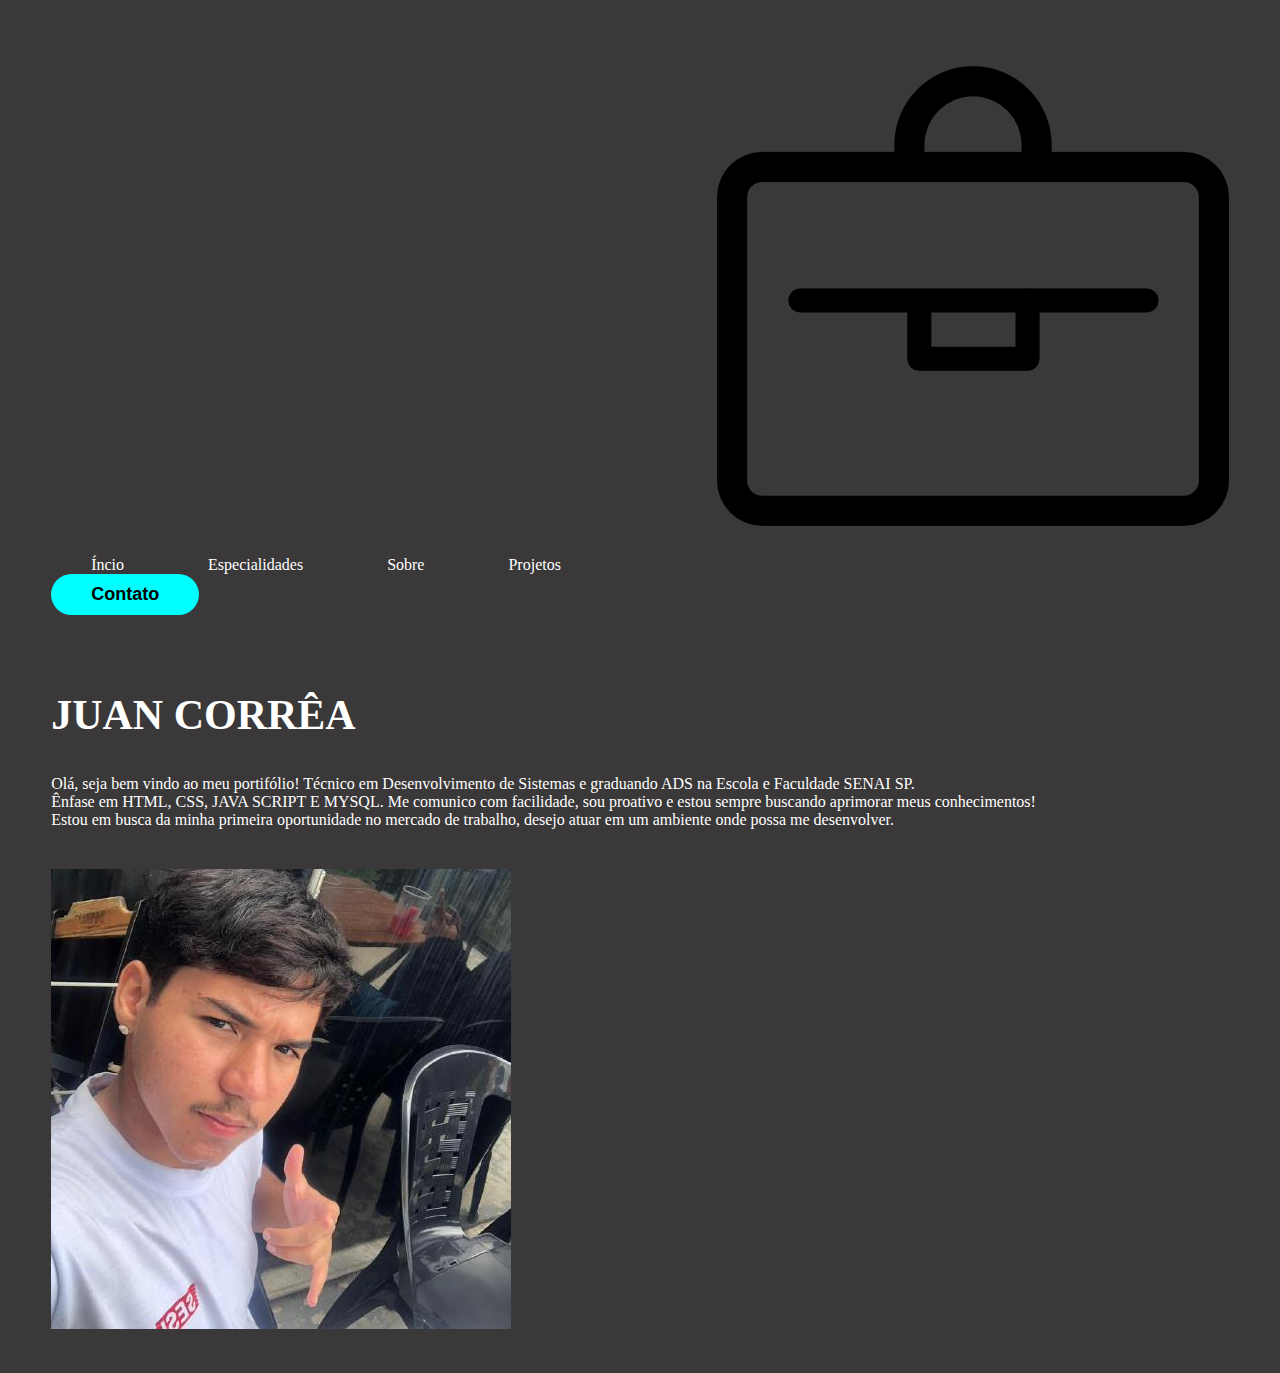
<file: HTML zip/HTML/index.html>
<!DOCTYPE html>
<html lang="pt-br">
<head>
    <meta charset="UTF-8">
    <meta name="viewport" content="width=device-width, initial-scale=1.0">
    <link rel="stylesheet" href="style.css">
    <title>Portifolio</title>
</head>
<body>
        <header>
            <div class="interface">
                <div class="logo"></div>
                    <a href="#">
                        <img src="img/logo1.png" alt="Logo Portifolio">
                    </a>
                </div><!--logo-->
            <nav class="menu-desktop">
                <ul>
                    <li><a href="#">Íncio</a></li>
                    <li><a href="#">Especialidades</a></li>
                    <li><a href="#">Sobre</a></li>
                    <li><a href="#">Projetos</a></li>
                </ul>
            </nav>
            <div class="contato">
                <a href="#">
                    <button>Contato</button>
                </a>
            </div><!--Contato-->
            </div><!--interface-->
        </header>

        <main>
            <section class="topo-do-site">
                <div class="interface">
                    <div class="flex">
                    <div class="txt-topo-site">
                        <h1>JUAN CORRÊA</h1>
                        <p>Olá, seja bem vindo ao meu portifólio!

                            Técnico em Desenvolvimento de Sistemas e graduando ADS na Escola e Faculdade SENAI SP.<br>
                            Ênfase em HTML, CSS, JAVA SCRIPT E MYSQL. 
                            Me comunico com facilidade, sou proativo e estou sempre buscando aprimorar meus conhecimentos! 
                            <br>Estou em busca da minha primeira oportunidade no mercado de trabalho, desejo atuar em um ambiente onde possa me desenvolver.</p>

                    <div class="img-topo-site">
                        <img src="img/foto.jpeg" alt="">

                    </div><!--img-topo-->
                    </div><!--txt-->
                    </div><!--flex-->
                </div><!--interface-->
            </section><!--Topo do site-->
        </main>
</body>
</html>
</file>
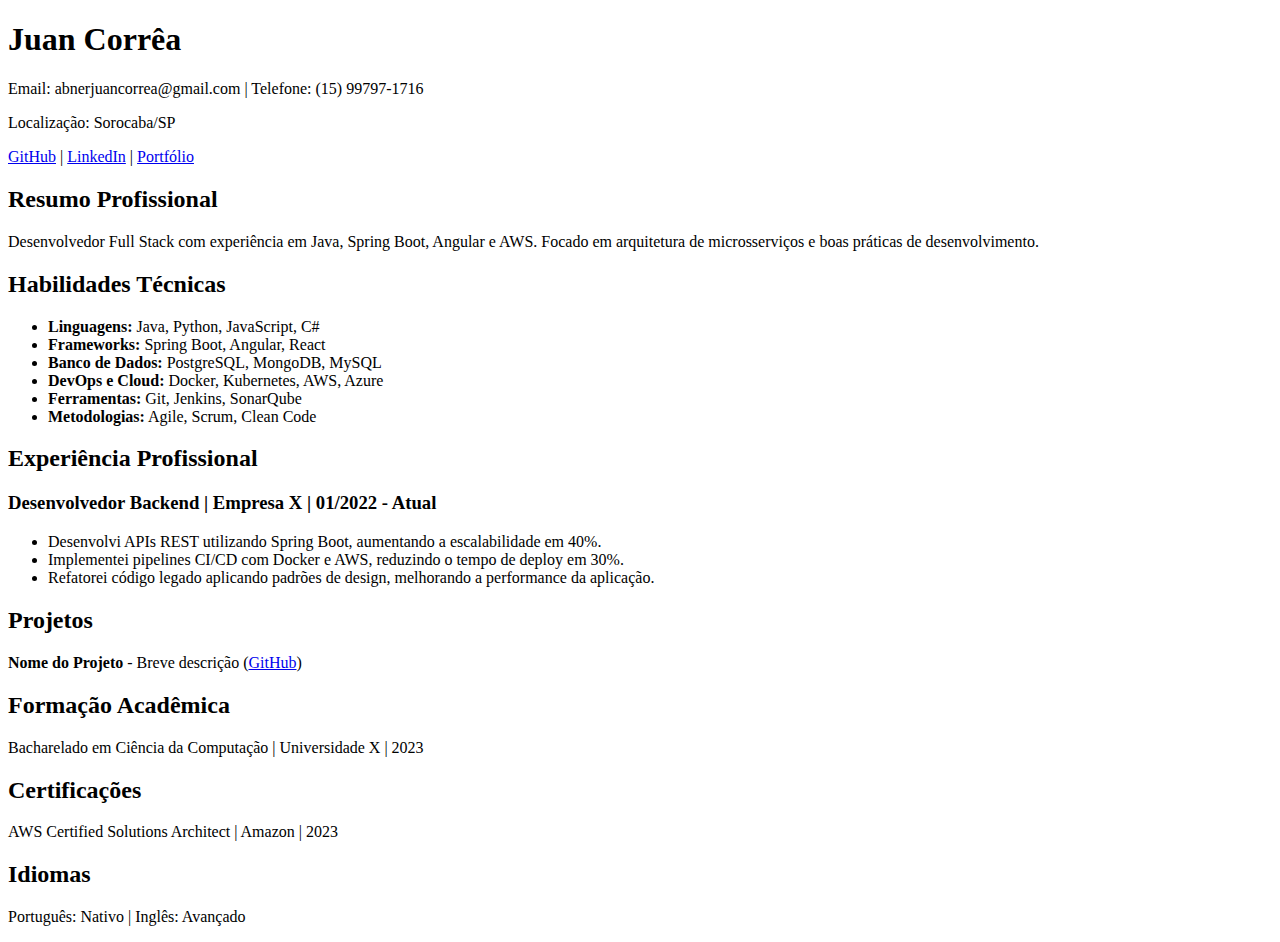
<file: MyCV.html>
<!DOCTYPE html>
<html lang="pt">
<head>
    <meta charset="UTF-8">
    <meta name="viewport" content="width=device-width, initial-scale=1.0">
    <title>Currículo - Juan Abner Corrêa</title>
</head>
<body>
    <section>
        <h1>Juan Corrêa</h1>
        <p>Email: abnerjuancorrea@gmail.com | Telefone: (15) 99797-1716</p>
        <p>Localização: Sorocaba/SP</p>
        <p><a href="https://github.com/JuanCorreea">GitHub</a> | <a href="https://www.linkedin.com/in/juan-corr%C3%AAa-5b84ab338/">LinkedIn</a> 
        | <a href="http://127.0.0.1:5501/HTML/index.html">Portfólio</a></p>
    </section>
    
    <section>
        <h2>Resumo Profissional</h2>
        <p>Desenvolvedor Full Stack com experiência em Java, Spring Boot, Angular e AWS. Focado em arquitetura de microsserviços e boas práticas de desenvolvimento.</p>
    </section>
    
    <section>
        <h2>Habilidades Técnicas</h2>
        <ul>
            <li><strong>Linguagens:</strong> Java, Python, JavaScript, C#</li>
            <li><strong>Frameworks:</strong> Spring Boot, Angular, React</li>
            <li><strong>Banco de Dados:</strong> PostgreSQL, MongoDB, MySQL</li>
            <li><strong>DevOps e Cloud:</strong> Docker, Kubernetes, AWS, Azure</li>
            <li><strong>Ferramentas:</strong> Git, Jenkins, SonarQube</li>
            <li><strong>Metodologias:</strong> Agile, Scrum, Clean Code</li>
        </ul>
    </section>
    
    <section>
        <h2>Experiência Profissional</h2>
        <h3>Desenvolvedor Backend | Empresa X | 01/2022 - Atual</h3>
        <ul>
            <li>Desenvolvi APIs REST utilizando Spring Boot, aumentando a escalabilidade em 40%.</li>
            <li>Implementei pipelines CI/CD com Docker e AWS, reduzindo o tempo de deploy em 30%.</li>
            <li>Refatorei código legado aplicando padrões de design, melhorando a performance da aplicação.</li>
        </ul>
    </section>
    
    <section>
        <h2>Projetos</h2>
        <p><strong>Nome do Projeto</strong> - Breve descrição (<a href="#">GitHub</a>)</p>
    </section>
    
    <section>
        <h2>Formação Acadêmica</h2>
        <p>Bacharelado em Ciência da Computação | Universidade X | 2023</p>
    </section>
    
    <section>
        <h2>Certificações</h2>
        <p>AWS Certified Solutions Architect | Amazon | 2023</p>
    </section>
    
    <section>
        <h2>Idiomas</h2>
        <p>Português: Nativo | Inglês: Avançado</p>
    </section>
</body>
</html>
</file>
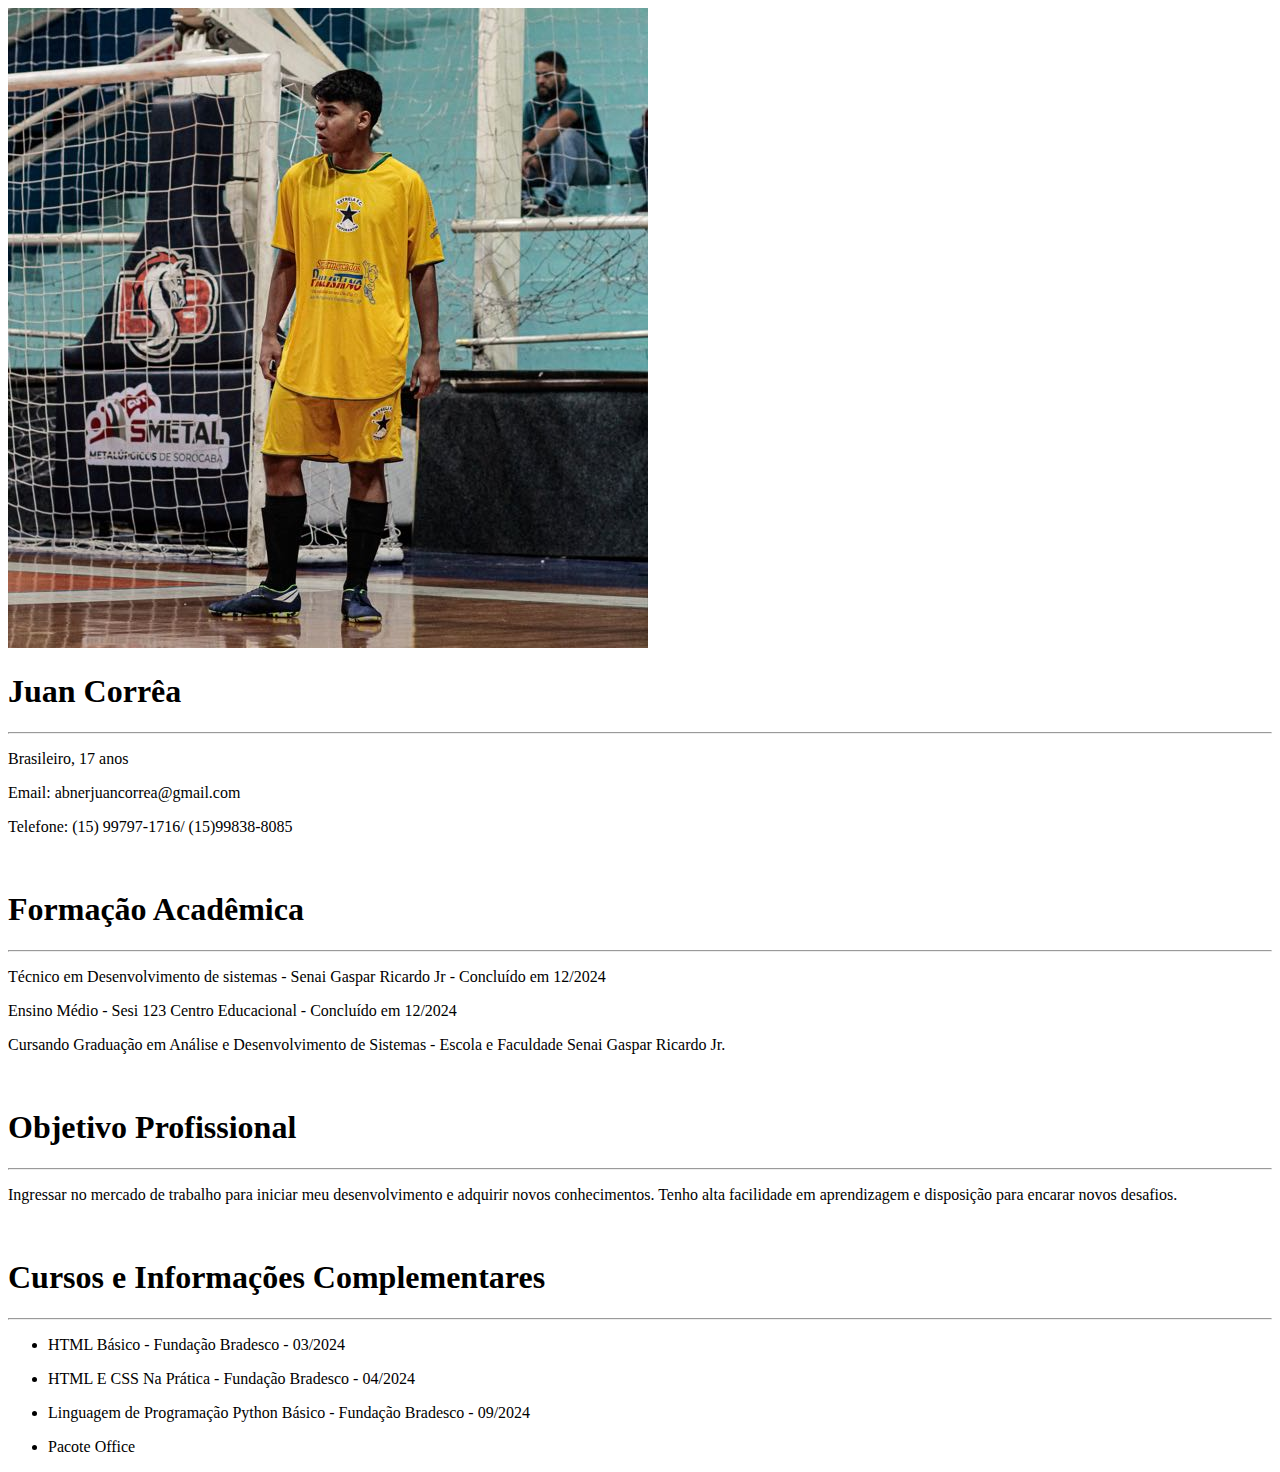
<file: Currículo/Cv.html>
<!DOCTYPE html>
<html lang="pt-BR">

<head>
    <meta charset="UTF-8">
    <meta name="viewport" content="width=device-width, initial-scale=1.0">
    <title>Currículo - Juan Corrêa</title>
        <img src="cv.jpg" alt="foto do currículo" style="right: 1000%;">
</head>
<body>

    <div class="container">
        <h1>Juan Corrêa</h1>
        <div class="contact-info"><hr>
            <p>Brasileiro, 17 anos</p>
            <p>Email: abnerjuancorrea@gmail.com</p>
            <p>Telefone: (15) 99797-1716/ (15)99838-8085</p><br>
        </div>

        <div class="section">
            <h1>Formação Acadêmica</h1><hr>
            <p>Técnico em Desenvolvimento de sistemas - Senai Gaspar Ricardo Jr - Concluído em 12/2024</p>
            <p>Ensino Médio - Sesi 123 Centro Educacional - Concluído em 12/2024</p>
            <p>Cursando Graduação em Análise e Desenvolvimento de Sistemas - Escola e Faculdade Senai Gaspar Ricardo Jr.</p><br>
        </div>

    <div class="section">
            <h1>Objetivo Profissional</h1><hr>
            <p>Ingressar no mercado de trabalho para iniciar meu desenvolvimento e adquirir novos conhecimentos. 
             Tenho alta facilidade em aprendizagem e disposição para encarar novos desafios. </p><br>
    </div>

        <div class="container">
            <h1>Cursos e Informações Complementares</h1><hr>
            <ul>
            <li>HTML Básico - Fundação Bradesco - 03/2024</p>
            <li>HTML E CSS Na Prática  - Fundação Bradesco - 04/2024</p>
            <li>Linguagem de Programação Python Básico - Fundação Bradesco - 09/2024</p>
            <li>Pacote Office</p>
        </ul>
</file>
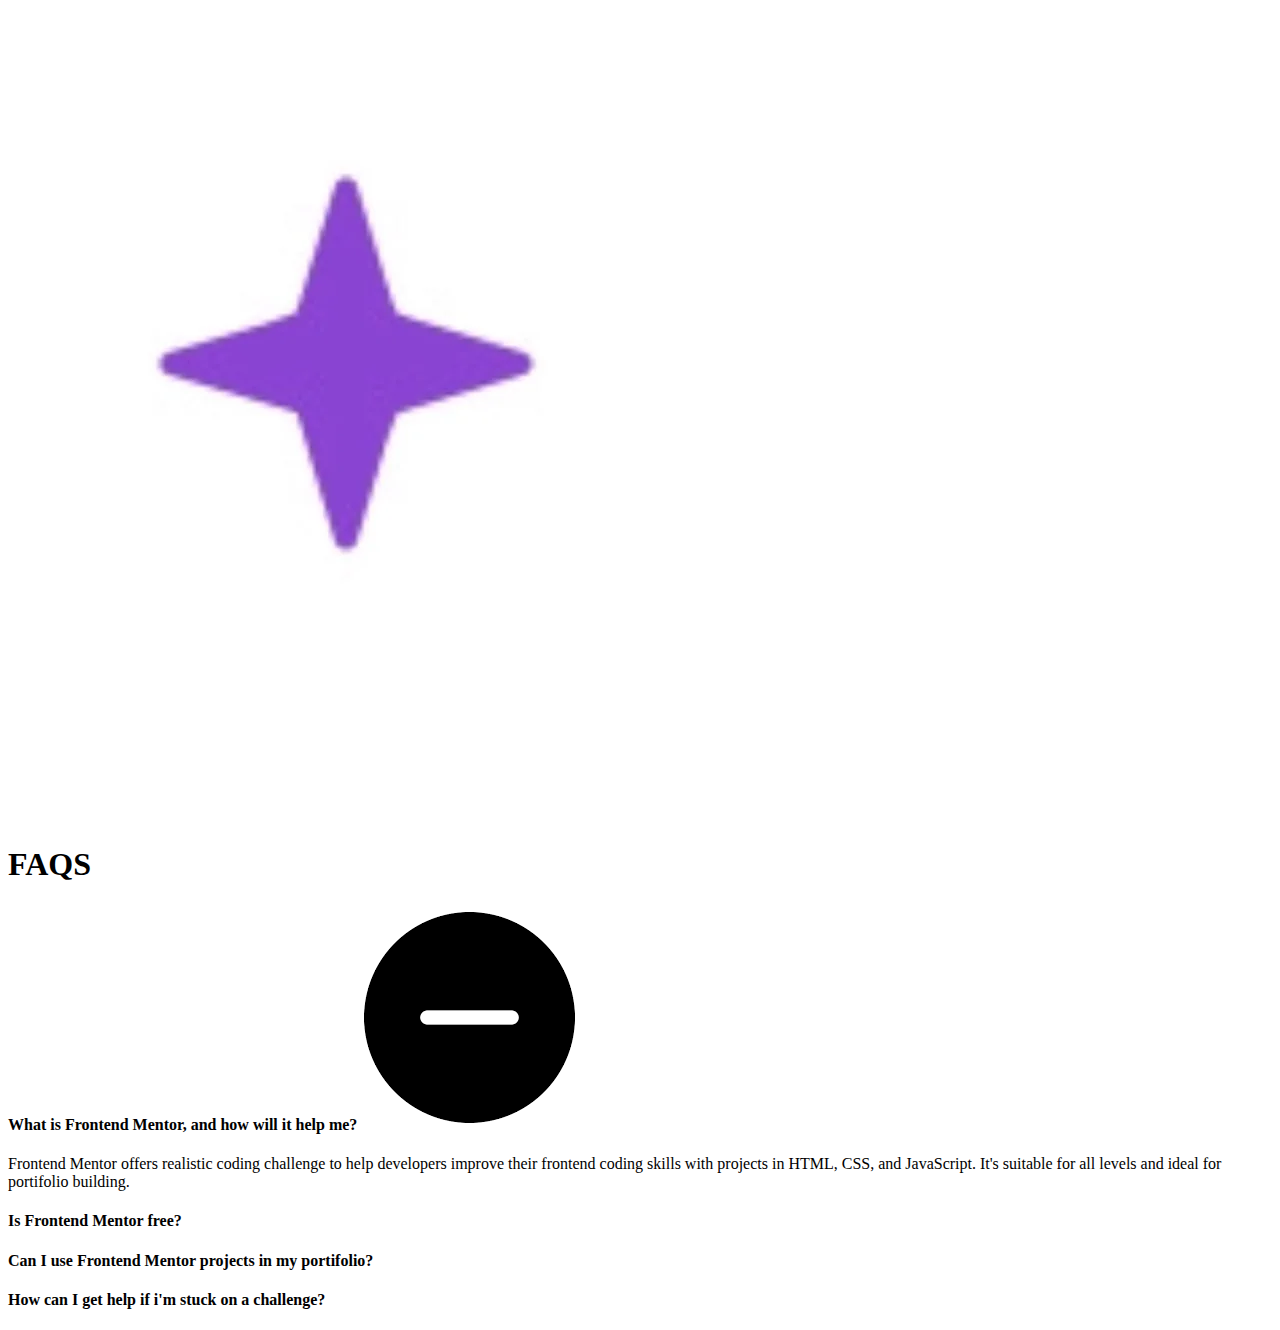
<file: FAQS/faqs.html>
<!DOCTYPE html>
<html lang="en">

<head>
    <meta charset="UTF-8">
    <meta name="viewport" content="width=device-width, initial-scale=1.0">
    <title>FAQS</title>
</head>

<body>
    <div class="title">
        <img src="img/titulo.webp" alt="titulo"><h1>
            FAQS
        </h1>
    </div>
    <div class="contaneir">
        <h4>What is Frontend Mentor, and how will it help me?<img src="img/img bola.png" alt="menos"></h4>
        <p>Frontend Mentor offers realistic coding challenge to help developers
            improve their frontend coding skills with projects in HTML, CSS, and
            JavaScript. It's suitable for all levels and ideal for portifolio
            building.</p>

        <h4>Is Frontend Mentor free?</h4>
        <h4>Can I use Frontend Mentor projects in my portifolio?</h4>
        <h4>How can I get help if i'm stuck on a challenge?</h4>
    </div>
</body>

</html>
</file>
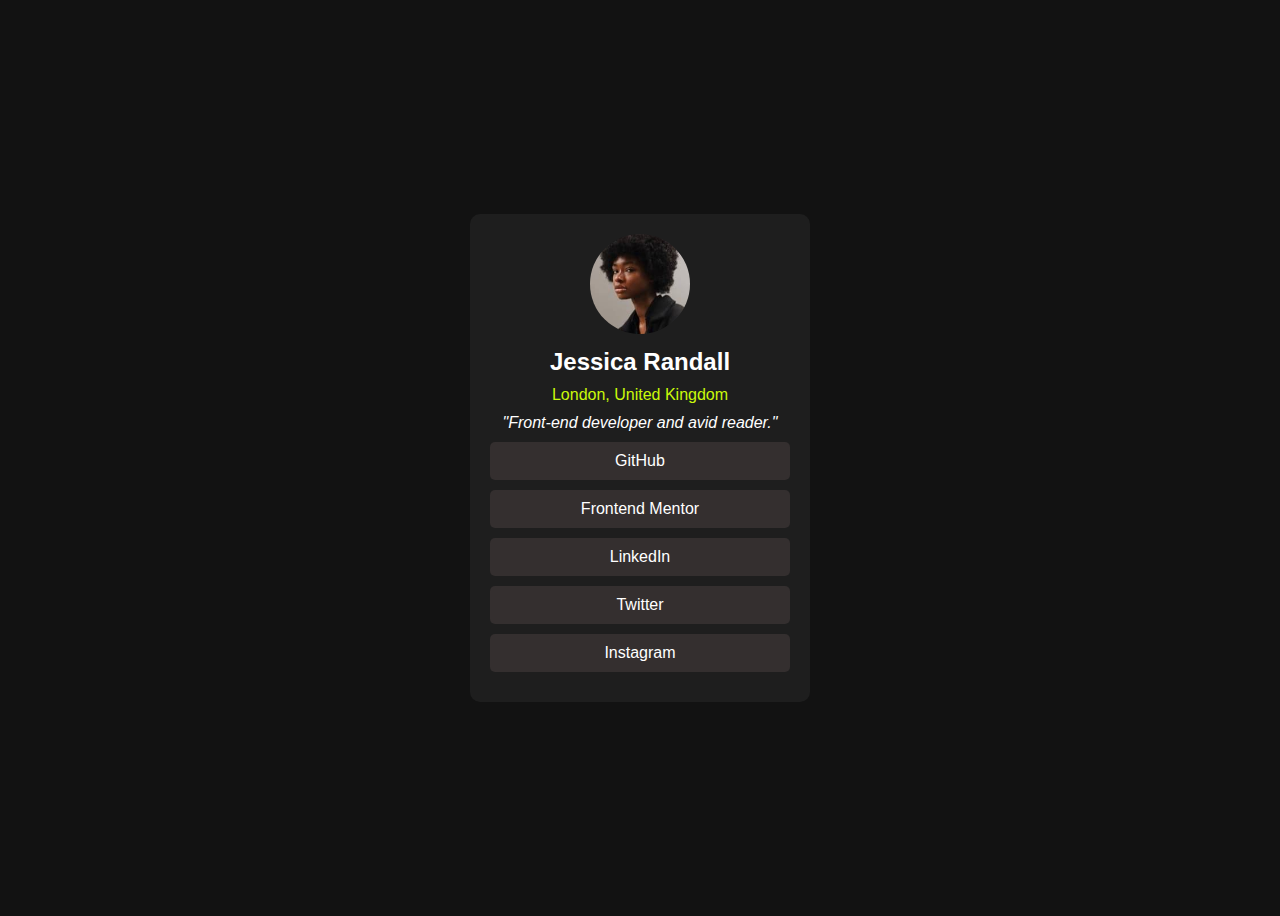
<file: Perfil/perfil.html>
<!DOCTYPE html>
<html lang="pt-BR">
<head>
    <meta charset="UTF-8">
    <meta name="viewport" content="width=device-width, initial-scale=1.0">
    <title>Perfil</title>
    <style>
        body {
            display: flex;
            justify-content: center;
            align-items: center;
            height: 100vh;
            background-color: #121212;
            color: #ffffff;
            font-family: Arial, sans-serif;
        }
        .card {
            background-color: #1e1e1e;
            border-radius: 10px;
            padding: 20px;
            text-align: center;
            width: 300px;
        }
        .profile-image {
            border-radius: 50%;
            width: 100px;
            height: 100px;
        }
        .name {
            font-size: 24px;
            font-weight: bold;
            margin: 10px 0;
        }
        .location {
            color: #caf90a;
        }
        .description {
            font-style: italic;
            margin: 10px 0;
        }
        .button {
            display: block;
            background-color: #342f2f;
            color: white;
            padding: 10px;
            margin: 10px 0;
            text-decoration: none;
            border-radius: 5px;
        }
        .button:hover {
            background-color: #5c59a1;
        }
    </style>
</head>
<body>
    <div class="card">
        <img src="img/perfil.jpg" alt="Profile Image" class="profile-image">
        <div class="name">Jessica Randall</div>
        <div class="location">London, United Kingdom</div>
        <div class="description">"Front-end developer and avid reader."</div>
        <a href="#" class="button">GitHub</a>
        <a href="#" class="button">Frontend Mentor</a>
        <a href="#" class="button">LinkedIn</a>
        <a href="#" class="button">Twitter</a>
        <a href="#" class="button">Instagram</a>
    </div>
</body>
</html>
</file>
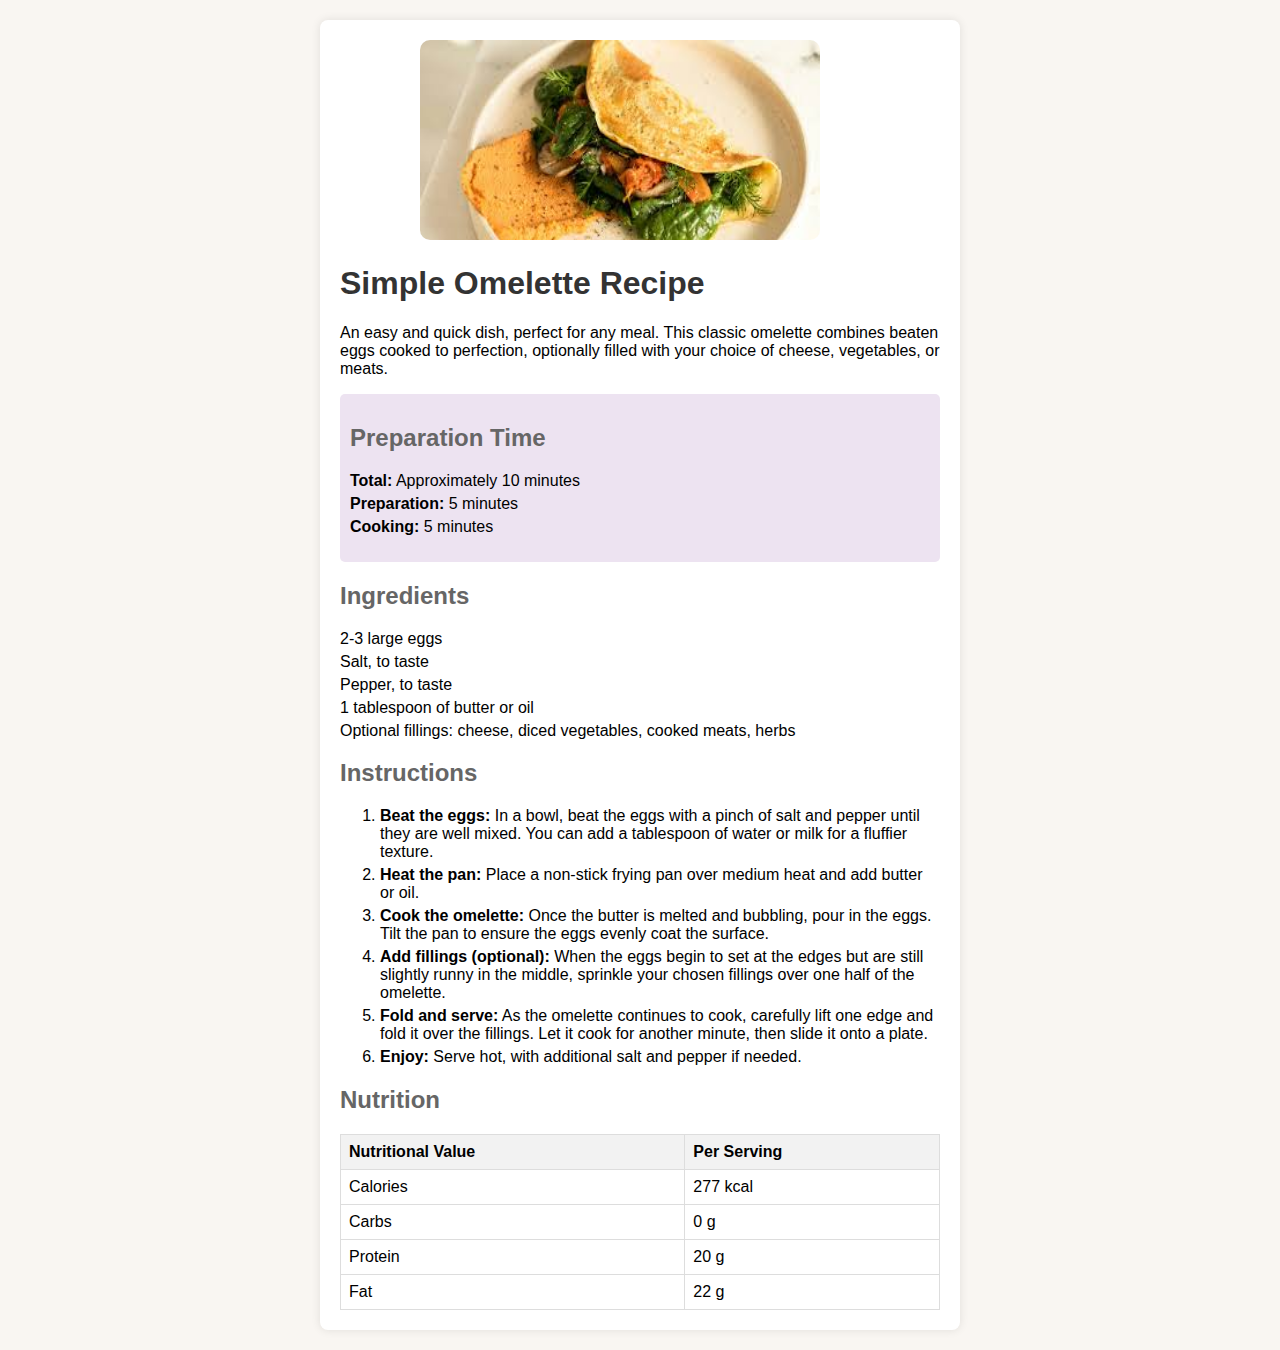
<file: Receita/receita.html>
<!DOCTYPE html>
<html lang="en">
<head>
    <meta charset="UTF-8">
    <meta name="viewport" content="width=device-width, initial-scale=1.0">
    <title>Simple Omelette Recipe</title>
    <style>
        img{
            text-align: center;
            width: 400px;
            height: 200px;
            border-radius: 10px;
            margin-left: 80px;
           
        }
        body {
            font-family: Arial, sans-serif;
            background-color: #f9f6f2;
            margin: 0;
            padding: 20px;
          
        }
        .container {
            max-width: 600px;
            margin: auto;
            background: white;
            padding: 20px;
            border-radius: 8px;
            box-shadow: 0 0 10px rgba(0, 0, 0, 0.1);
        }
        h1 {
            color: #333;
        }
        h2 {
            color: #666;
        }
        ul {
            list-style-type: none;
            padding: 0;
        }
        li {
            margin: 5px 0;
        }
        .prep-time {
            background-color: #ede3f1;
            padding: 10px;
            border-radius: 5px;
        }
        .nutrition-table {
            width: 100%;
            border-collapse: collapse;
            margin-top: 20px;
        }
        .nutrition-table th,
        .nutrition-table td {
            border: 1px solid #ddd;
            padding: 8px;
            text-align: left;
        }
        .nutrition-table th {
            background-color: #f2f2f2;
        }
    </style>
</head>
<body>

    

    <div class="container">
        <img src="img/omelete.jpg" alt="omelet">
        <h1>Simple Omelette Recipe</h1>
        <p>An easy and quick dish, perfect for any meal. This classic omelette combines beaten eggs cooked to perfection, optionally filled with your choice of cheese, vegetables, or meats.</p>
        
        <div class="prep-time">
            <h2>Preparation Time</h2>
            <ul>
                <li><strong>Total:</strong> Approximately 10 minutes</li>
                <li><strong>Preparation:</strong> 5 minutes</li>
                <li><strong>Cooking:</strong> 5 minutes</li>
            </ul>
        </div>
        
        <h2>Ingredients</h2>
        <ul>
            <li>2-3 large eggs</li>
            <li>Salt, to taste</li>
            <li>Pepper, to taste</li>
            <li>1 tablespoon of butter or oil</li>
            <li>Optional fillings: cheese, diced vegetables, cooked meats, herbs</li>
        </ul>
        
        <h2>Instructions</h2>
        <ol>
            <li><strong>Beat the eggs:</strong> In a bowl, beat the eggs with a pinch of salt and pepper until they are well mixed. You can add a tablespoon of water or milk for a fluffier texture.</li>
            <li><strong>Heat the pan:</strong> Place a non-stick frying pan over medium heat and add butter or oil.</li>
            <li><strong>Cook the omelette:</strong> Once the butter is melted and bubbling, pour in the eggs. Tilt the pan to ensure the eggs evenly coat the surface.</li>
            <li><strong>Add fillings (optional):</strong> When the eggs begin to set at the edges but are still slightly runny in the middle, sprinkle your chosen fillings over one half of the omelette.</li>
            <li><strong>Fold and serve:</strong> As the omelette continues to cook, carefully lift one edge and fold it over the fillings. Let it cook for another minute, then slide it onto a plate.</li>
            <li><strong>Enjoy:</strong> Serve hot, with additional salt and pepper if needed.</li>
        </ol>
        
        <h2>Nutrition</h2>
        <table class="nutrition-table">
            <tr>
                <th>Nutritional Value</th>
                <th>Per Serving</th>
            </tr>
            <tr>
                <td>Calories</td>
                <td>277 kcal</td>
            </tr>
            <tr>
                <td>Carbs</td>
                <td>0 g</td>
            </tr>
            <tr>
                <td>Protein</td>
                <td>20 g</td>
            </tr>
            <tr>
                <td>Fat</td>
                <td>22 g</td>
            </tr>
        </table>
    </div>
</body>
</html>
</file>
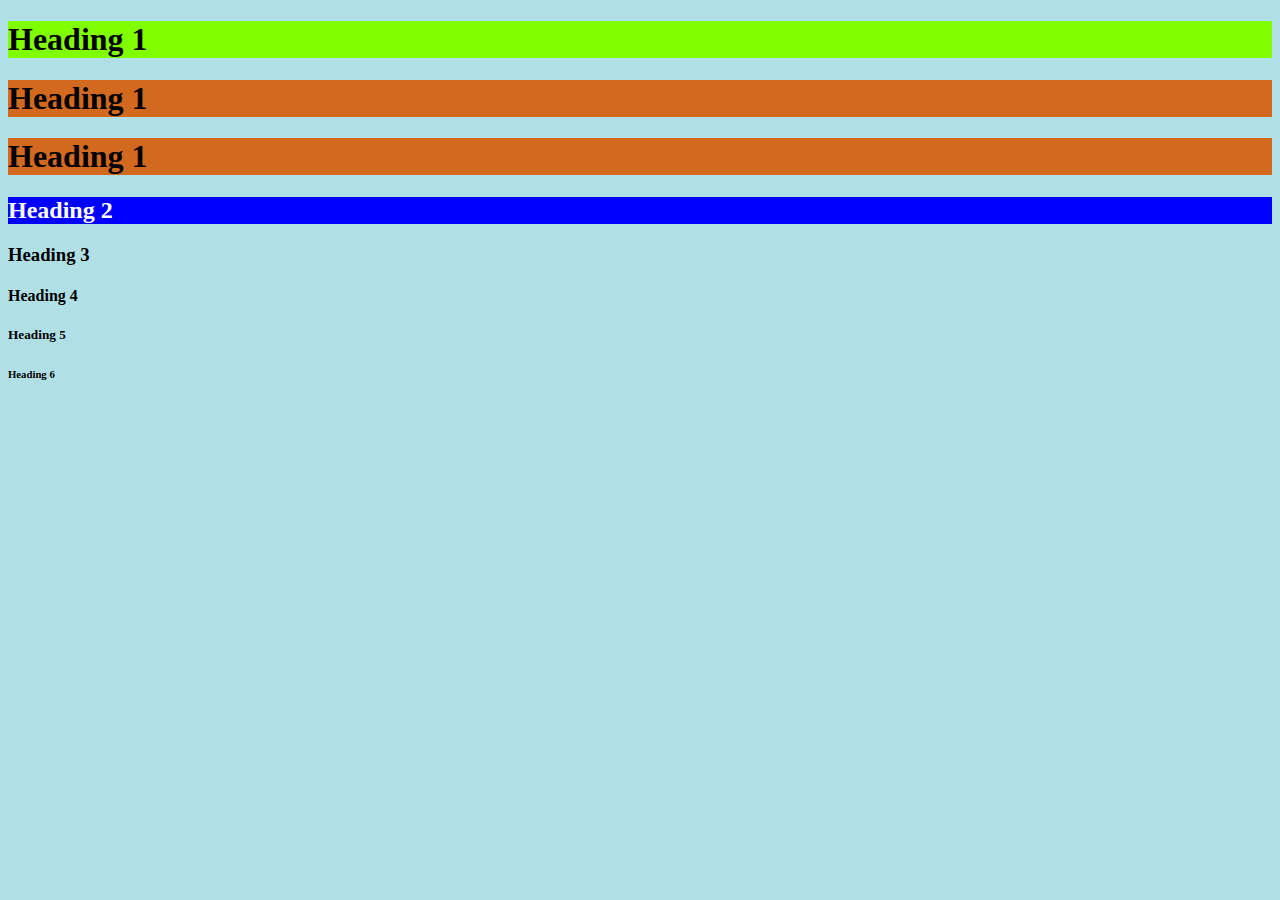
<file: Testes/style.html>
<!DOCTYPE html>
<html lang="en">
<head>
        <style>
        h1{
            background-color: chocolate;
        }
    </style>
    <meta charset="UTF-8">
    <meta name="viewport" content="width=device-width, initial-scale=1.0">
    <title>Document</title>
</head>
<body>
<body style="background-color:powderblue;">
<h1 style="background-color:chartreuse;">Heading 1</h1>
<h1>Heading 1</h1>
<h1>Heading 1</h1>

<h2 style="background-color: blue; color:white">Heading 2</h2>
<h3>Heading 3</h3>
<h4>Heading 4</h4>
<h5>Heading 5</h5>
<h6>Heading 6</h6>

</body>
</html>
</file>
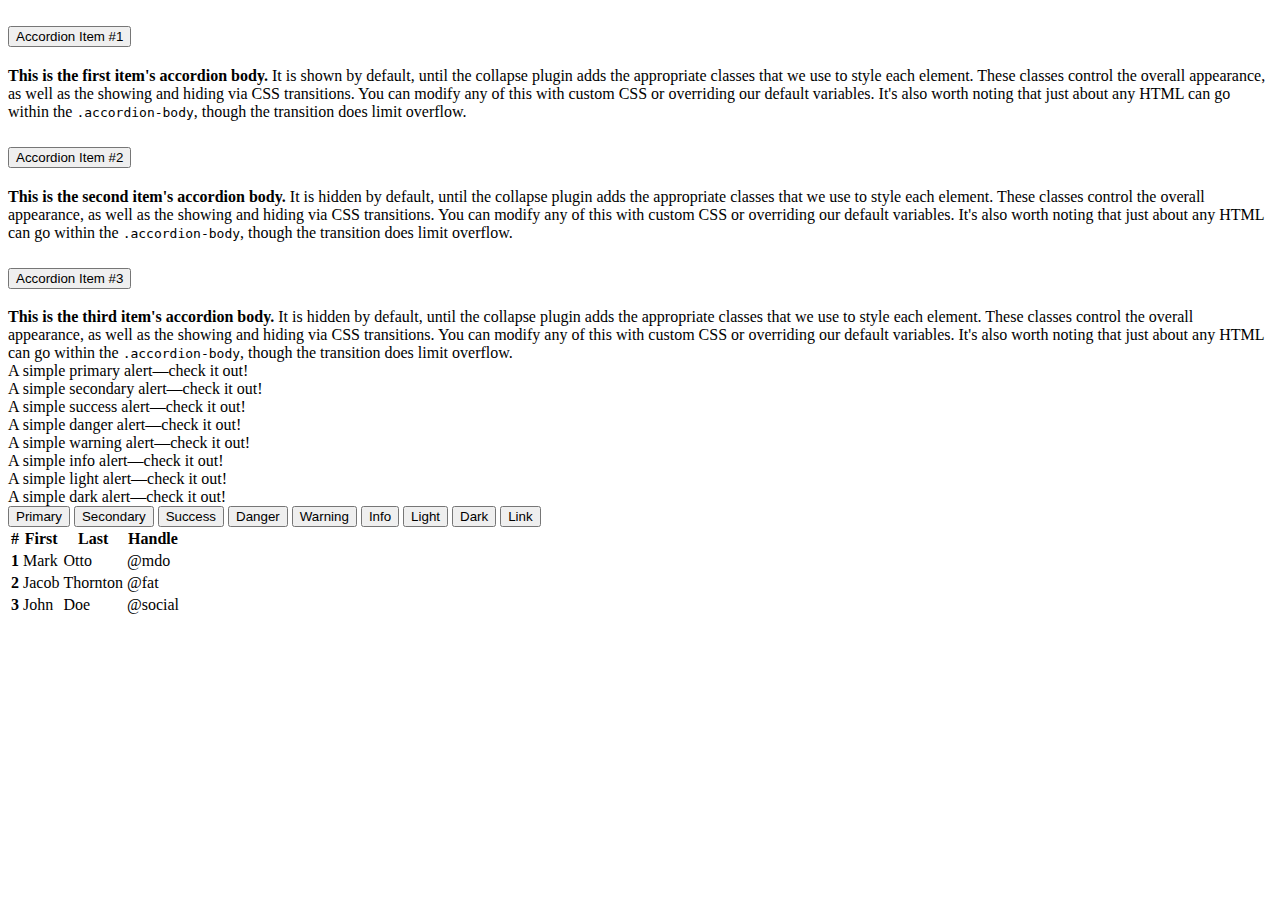
<file: BootStrap/Exemplos/Exemplo_01.html>
<!DOCTYPE html>
<html lang="en">

<head>
  <meta charset="UTF-8">
  <meta name="viewport" content="width=device-width, initial-scale=1.0">
  <title>Document</title>
  <link href="https://cdn.jsdelivr.net/npm/bootstrap@5.3.4/dist/css/bootstrap.min.css" rel="stylesheet"
    integrity="sha384-DQvkBjpPgn7RC31MCQoOeC9TI2kdqa4+BSgNMNj8v77fdC77Kj5zpWFTJaaAoMbC" crossorigin="anonymous">
</head>
</head>

<body>
  <script src="https://cdn.jsdelivr.net/npm/bootstrap@5.3.4/dist/js/bootstrap.bundle.min.js"
    integrity="sha384-YUe2LzesAfftltw+PEaao2tjU/QATaW/rOitAq67e0CT0Zi2VVRL0oC4+gAaeBKu"
    crossorigin="anonymous"></script>
  <div class="accordion" id="accordionExample">
    <div class="accordion-item">
      <h2 class="accordion-header">
        <button class="accordion-button" type="button" data-bs-toggle="collapse" data-bs-target="#collapseOne"
          aria-expanded="true" aria-controls="collapseOne">
          Accordion Item #1
        </button>
      </h2>
      <div id="collapseOne" class="accordion-collapse collapse show" data-bs-parent="#accordionExample">
        <div class="accordion-body">
          <strong>This is the first item's accordion body.</strong> It is shown by default, until the collapse plugin
          adds the appropriate classes that we use to style each element. These classes control the overall appearance,
          as well as the showing and hiding via CSS transitions. You can modify any of this with custom CSS or
          overriding our default variables. It's also worth noting that just about any HTML can go within the
          <code>.accordion-body</code>, though the transition does limit overflow.
        </div>
      </div>
    </div>
    <div class="accordion-item">
      <h2 class="accordion-header">
        <button class="accordion-button collapsed" type="button" data-bs-toggle="collapse" data-bs-target="#collapseTwo"
          aria-expanded="false" aria-controls="collapseTwo">
          Accordion Item #2
        </button>
      </h2>
      <div id="collapseTwo" class="accordion-collapse collapse" data-bs-parent="#accordionExample">
        <div class="accordion-body">
          <strong>This is the second item's accordion body.</strong> It is hidden by default, until the collapse plugin
          adds the appropriate classes that we use to style each element. These classes control the overall appearance,
          as well as the showing and hiding via CSS transitions. You can modify any of this with custom CSS or
          overriding our default variables. It's also worth noting that just about any HTML can go within the
          <code>.accordion-body</code>, though the transition does limit overflow.
        </div>
      </div>
    </div>
    <div class="accordion-item">
      <h2 class="accordion-header">
        <button class="accordion-button collapsed" type="button" data-bs-toggle="collapse"
          data-bs-target="#collapseThree" aria-expanded="false" aria-controls="collapseThree">
          Accordion Item #3
        </button>
      </h2>
      <div id="collapseThree" class="accordion-collapse collapse" data-bs-parent="#accordionExample">
        <div class="accordion-body">
          <strong>This is the third item's accordion body.</strong> It is hidden by default, until the collapse plugin
          adds the appropriate classes that we use to style each element. These classes control the overall appearance,
          as well as the showing and hiding via CSS transitions. You can modify any of this with custom CSS or
          overriding our default variables. It's also worth noting that just about any HTML can go within the
          <code>.accordion-body</code>, though the transition does limit overflow.
        </div>
      </div>
    </div>
  </div>
  <div class="alert alert-primary" role="alert">
    A simple primary alert—check it out!
  </div>
  <div class="alert alert-secondary" role="alert">
    A simple secondary alert—check it out!
  </div>
  <div class="alert alert-success" role="alert">
    A simple success alert—check it out!
  </div>
  <div class="alert alert-danger" role="alert">
    A simple danger alert—check it out!
  </div>
  <div class="alert alert-warning" role="alert">
    A simple warning alert—check it out!
  </div>
  <div class="alert alert-info" role="alert">
    A simple info alert—check it out!
  </div>
  <div class="alert alert-light" role="alert">
    A simple light alert—check it out!
  </div>
  <div class="alert alert-dark" role="alert">
    A simple dark alert—check it out!
  </div>
  <button type="button" class="btn btn-primary">Primary</button>
<button type="button" class="btn btn-secondary">Secondary</button>
<button type="button" class="btn btn-success">Success</button>
<button type="button" class="btn btn-danger">Danger</button>
<button type="button" class="btn btn-warning">Warning</button>
<button type="button" class="btn btn-info">Info</button>
<button type="button" class="btn btn-light">Light</button>
<button type="button" class="btn btn-dark">Dark</button>

<button type="button" class="btn btn-link">Link</button>
<table class="table">
  <thead>
    <tr>
      <th scope="col">#</th>
      <th scope="col">First</th>
      <th scope="col">Last</th>
      <th scope="col">Handle</th>
    </tr>
  </thead>
  <tbody>
    <tr>
      <th scope="row">1</th>
      <td>Mark</td>
      <td>Otto</td>
      <td>@mdo</td>
    </tr>
    <tr>
      <th scope="row">2</th>
      <td>Jacob</td>
      <td>Thornton</td>
      <td>@fat</td>
    </tr>
    <tr>
      <th scope="row">3</th>
      <td>John</td>
      <td>Doe</td>
      <td>@social</td>
    </tr>
  </tbody>
</table>
</body>

</html>
</file>
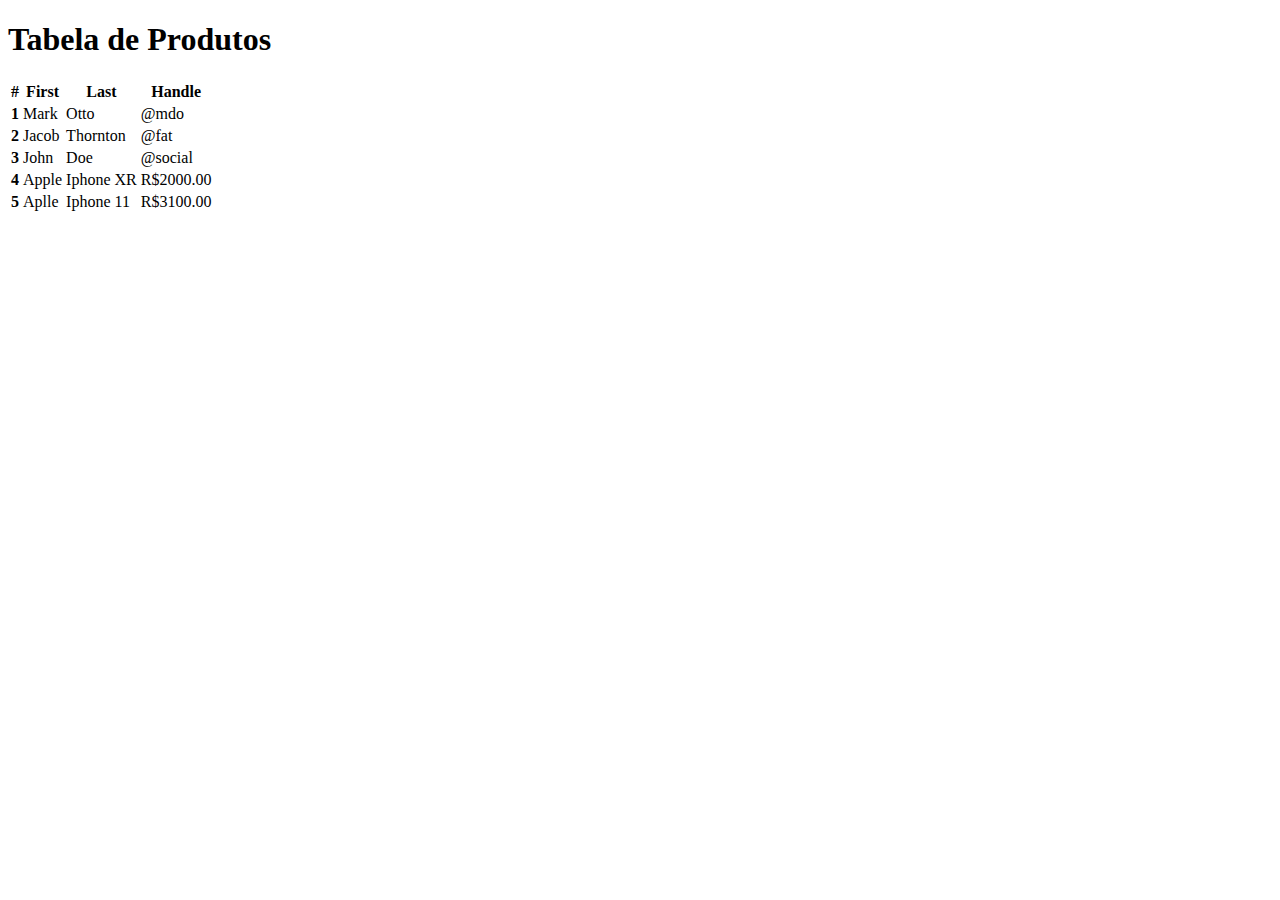
<file: BootStrap/Exemplos/Exemplo_02.html>
<!DOCTYPE html>
<html lang="en">

<head>
  <meta charset="UTF-8">
  <meta name="viewport" content="width=device-width, initial-scale=1.0">
  <title>Document</title>
  <link href="https://cdn.jsdelivr.net/npm/bootstrap@5.3.4/dist/css/bootstrap.min.css" rel="stylesheet"
    integrity="sha384-DQvkBjpPgn7RC31MCQoOeC9TI2kdqa4+BSgNMNj8v77fdC77Kj5zpWFTJaaAoMbC" crossorigin="anonymous">
</head>
</head>

<body>
  <script src="https://cdn.jsdelivr.net/npm/bootstrap@5.3.4/dist/js/bootstrap.bundle.min.js"
    integrity="sha384-YUe2LzesAfftltw+PEaao2tjU/QATaW/rOitAq67e0CT0Zi2VVRL0oC4+gAaeBKu"
    crossorigin="anonymous"></script>

  <div class="container">
    <div class="text-center bg-primary text-light p-4">
      <h1>Tabela de Produtos</h1>
    </div>
  </div>
  <table class="table">
    <thead>
      <tr>
        <th scope="col">#</th>
        <th scope="col">First</th>
        <th scope="col">Last</th>
        <th scope="col">Handle</th>
      </tr>
    </thead>
    <tbody>
      <tr>
        <th scope="row">1</th>
        <td>Mark</td>
        <td>Otto</td>
        <td>@mdo</td>
      </tr>
      <tr>
        <th scope="row">2</th>
        <td>Jacob</td>
        <td>Thornton</td>
        <td>@fat</td>
      </tr>
      <tr>
        <th scope="row">3</th>
        <td>John</td>
        <td>Doe</td>
        <td>@social</td>
      </tr>
      <th scope="row">4</th>
        <td>Apple</td>
        <td>Iphone XR</td>
        <td>R$2000.00</td>
      </tr>
      <th scope="row">5</th>
        <td>Aplle</td>
        <td>Iphone 11</td>
        <td>R$3100.00</td>
      </tr>
    </tbody>
  </table>
     

</body>

</html>
</file>
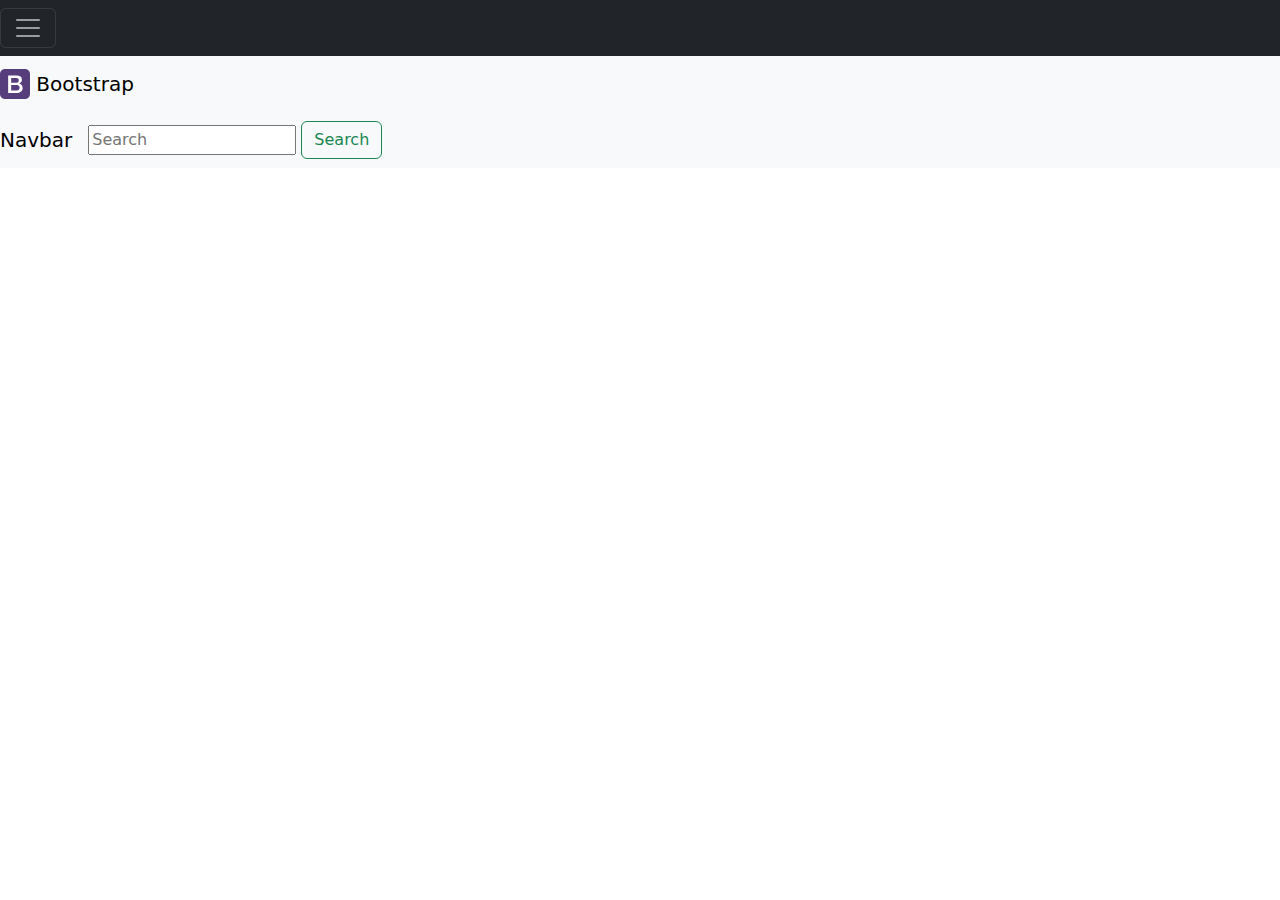
<file: BootStrap/Exercicios/Exercicio_03.html>
<!DOCTYPE html>
<html lang="pt-br">

<head>
    <meta charset="UTF-8" />
    <meta name="viewport" content="width=device-width, initial-scale=1.0" />
    <title>Exemplo de Navbar</title>

    <link href="https://cdn.jsdelivr.net/npm/bootstrap@5.3.4/dist/css/bootstrap.min.css" rel="stylesheet" />
</head>

<body>
           
    <div class="pos-f-t">
        <div class="collapse" id="navbarToggleExternalContent">
          <div class="bg-dark p-4">
            <h4 class="text-white">Collapsed content</h4>
            <span class="text-muted">Toggleable via the navbar brand.</span>
          </div>
        </div>
        <nav class="navbar navbar-dark bg-dark">
          <button class="navbar-toggler" type="button" data-toggle="collapse" data-target="#navbarToggleExternalContent" aria-controls="navbarToggleExternalContent" aria-expanded="false" aria-label="Toggle navigation">
            <span class="navbar-toggler-icon"></span>
          </button>
        </nav>
      </div>


    <!-- Image and text -->
        <nav class="navbar navbar-light bg-light">
    <a class="navbar-brand" href="#">
      <img src="img/bootstrap.svg" width="30" height="30" class="d-inline-block align-top" alt="">
      Bootstrap
    </a>
        </nav>

        <nav class="navbar navbar-expand-lg navbar-light bg-light">
            <button class="navbar-toggler" type="button" data-toggle="collapse" data-target="#navbarTogglerDemo03" aria-controls="navbarTogglerDemo03" aria-expanded="false" aria-label="Toggle navigation">
              <span class="navbar-toggler-icon"></span>
            </button>
            <a class="navbar-brand" href="#">Navbar</a>
            <form class="form-inline">
              <input text="display: flex;" type="search" placeholder="Search">
              <button class="btn btn-outline-success" type="submit">Search</button>
            </form>
          </nav>

</body>

</html>
</file>
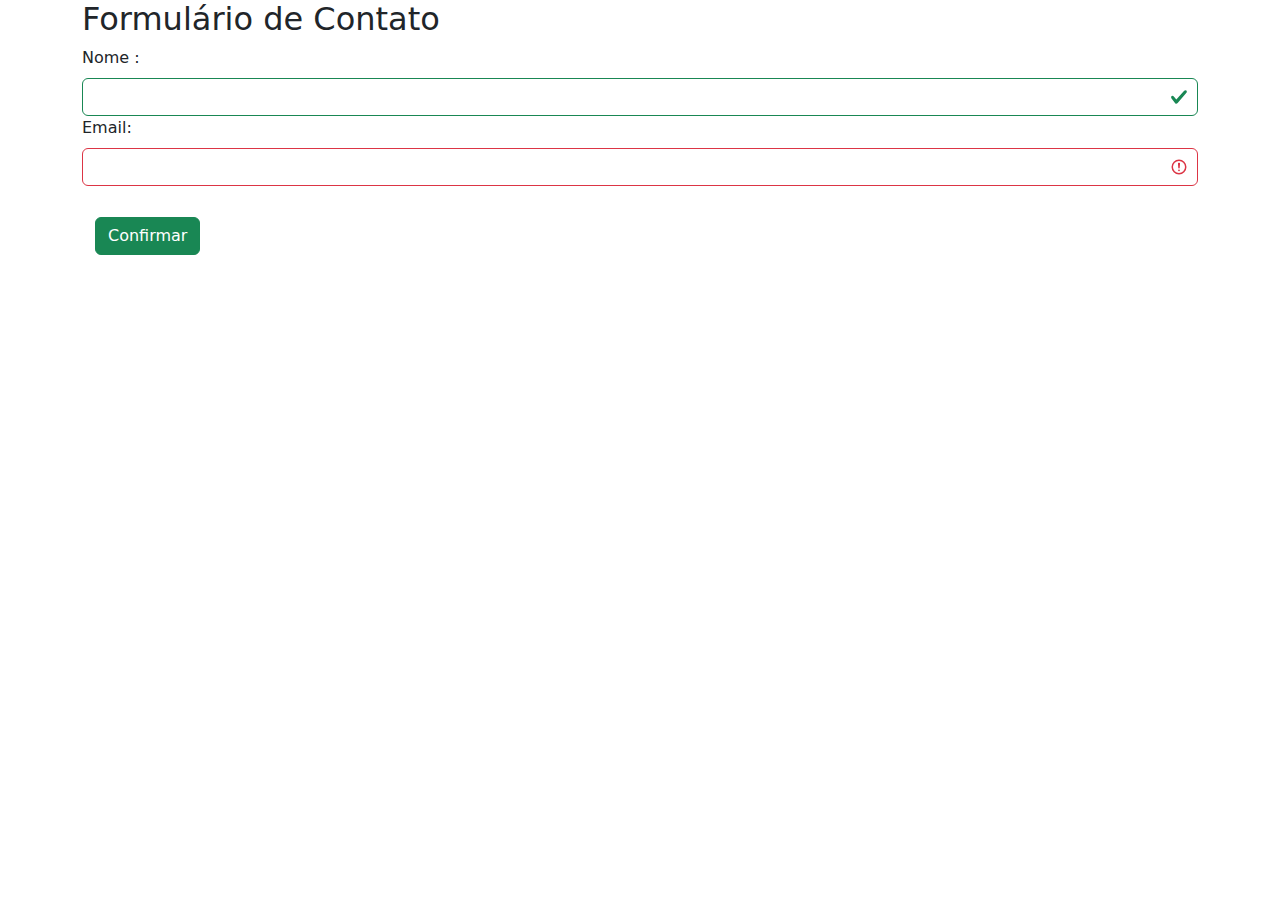
<file: BootStrap/Exercicios/Exercicio_04.html>
<!DOCTYPE html>
<html lang="pt-br">

<head>
    <meta charset="UTF-8">
    <title>Formulário com Validação</title>
    <link href="https://cdn.jsdelivr.net/npm/bootstrap@5.3.2/dist/css/bootstrap.min.css" rel="stylesheet">
</head>

<body>

    <div class="container">
        <h2>Formulário de Contato</h2>

        <form>

            <div class="Nome">
                <label for="nome" class="form-label">Nome :</label>
                <input type="text" class="form-control is-valid" id="nome" value="">
            </div>

            <div class="Email">
                <label for="email" class="form-label">Email: </label>
                <input type="email" class="form-control is-invalid" id="email" value="">
            </div><br>

            <div class="btn">
                <button class="btn btn-success" type="button">Confirmar</button>
            </div>


        </form>
    </div>
</body>

</html>
</file>
<file: HTML zip/HTML/style.css>
/*Estilo Geral */
*{
    margin:0;
    padding: 0%;
    box-sizing:border-box;
}

body{
    background-color: rgb(58, 56, 56);
    height: 100vh;
}

.interface{
    max-width: 1280px;
    margin: 0 auto;

}

.flex{
    display: flex;
}

/* Estilo Cabeçalho */
header{
    padding: 40px 4%;
}
header > .interface{
    display: flex;
    align-items:center;
    justify-content: space-between;
}

header a{
    color:white;
    text-decoration:none;
    display: inline-block;
    transition: 2s;
}

header a:hover{
    color:white;
    transform: scale(1.05);
}

header nav ul{
    list-style-type: none;
}

header nav li{
    display: inline-block;
    padding: 0 40px;
}

header .contato button{
    padding:10px 40px;
    font-size:18px;
    font-weight:600;
    background-color:aqua;
    border:0;
    border-radius: 30px;
}

header .contato button:hover{
    box-shadow: 0px 0px 8px rgb(29, 147, 29);
    transform: scale(1.05);

}

/*Estilo do topo do site */
section.topo-do-site{
    padding: 40px 4%;
}

section topo-do-site.flex{
    align-items: center;
    justify-content: center;
    gap: 90px;
}

.topo-do-site h1{
    color:white; 
    font-size: 42px;
    line-height: 40px;
}

.topo-do-site .txt-topo-site p{
    color:white;
    margin: 40px 0;
}

.topo-do-site .img-topo-site img{
    position: relative;
    animation:flutuar 2s ease-in-out infinite alternate;
}

@keyframes flutuar{
    0%{
        top: 0;
    }
    100%{
        top: 30px;
    }
}
</file>
